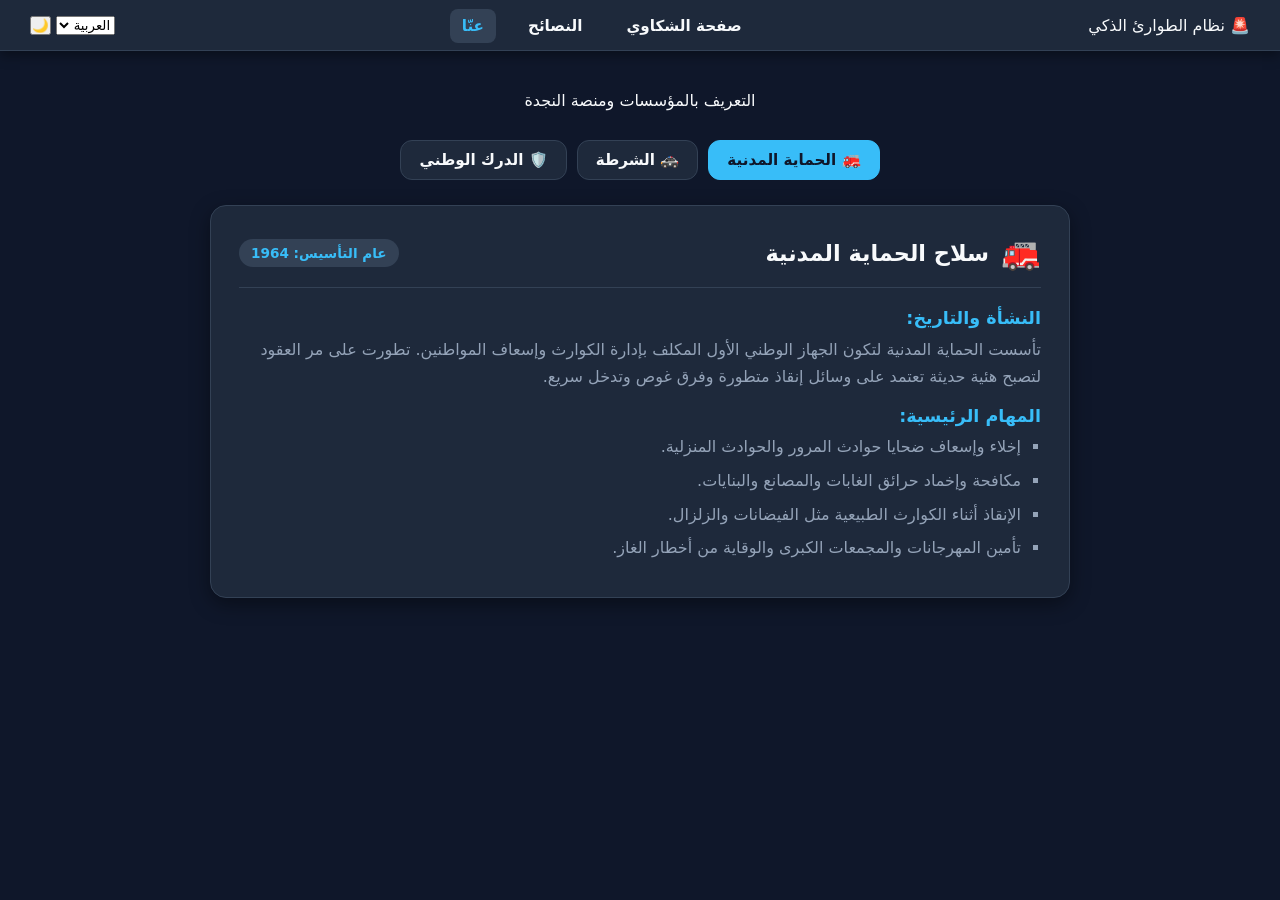
<file: about/about.html>
<!DOCTYPE html>
<html lang="ar" dir="rtl">
<head>
  <meta charset="UTF-8">
  <meta name="viewport" content="width=device-width, initial-scale=1.0">
  <title>عنّا - التعريف بالمؤسسات ومنصة النجدة</title>
  <link rel="stylesheet" href="style.css">
</head>
<body>

  
<header>
    <div class="logo" id="logoText">🚨 نظام الطوارئ الذكي</div>
    <ul class="nav-links">
      <li><a href="/complaints/" id="navComplaints">صفحة الشكاوي</a></li>
      <li><a href="/tips/" id="navTips">النصائح</a></li>
      <li><a href="/about/" class="active" id="navAbout">عنّا</a></li>
    </ul>
    <div class="controls">
      <select id="langSelect" onchange="changeLanguage(this.value)">
        <option value="ar">العربية</option>
        <option value="eng">ENG</option>
        <option value="fra">FRA</option>
      </select>
      <button id="themeToggle" onclick="toggleTheme()">🌙</button>
    </div>
  </header>

  <main class="main-content">
    <div class="page-title">
      <h1>التعريف بالمؤسسات الهامة ومنصة النجدة</h1>
      <p>تعرف على تاريخ، مهام، ونشأة الهيئات القائمة على أمنك وسلامتك</p>
    </div>


    <div class="tabs-nav">
      <button class="tab-btn active" data-tab="protection">🚒 الحماية المدنية</button>
      <button class="tab-btn" data-tab="police">🚓 الشرطة</button>
      <button class="tab-btn" data-tab="gendarmerie">🛡️ الدرك الوطني</button>

    </div>

    
    <div class="tab-content active" id="protection">
  <div class="about-card">
    <div class="card-header">
      <div class="header-title">
        <span class="card-icon">🚒</span>
        <h2 id="protTitle">سلاح الحماية المدنية</h2>
      </div>
      <span class="badge" id="protYear">عام التأسيس: 1964</span>
    </div>
    <div class="card-body">
      <h3 id="protHistoryTitle">النشأة والتاريخ:</h3>
      <p id="protHistoryText">تأسست الحماية المدنية لتكون الجهاز الوطني الأول المكلف بإدارة الكوارث وإسعاف المواطنين. تطورت على مر العقود لتصبح هئية حديثة تعتمد على وسائل إنقاذ متطورة وفرق غوص وتدخل سريع.</p>
      
      <h3 id="protTasksTitle">المهام الرئيسية:</h3>
      <ul>
        <li id="protTask1">إخلاء وإسعاف ضحايا حوادث المرور والحوادث المنزلية.</li>
        <li id="protTask2">مكافحة وإخماد حرائق الغابات والمصانع والبنايات.</li>
        <li id="protTask3">الإنقاذ أثناء الكوارث الطبيعية مثل الفيضانات والزلزال.</li>
        <li id="protTask4">تأمين المهرجانات والمجمعات الكبرى والوقاية من أخطار الغاز.</li>
      </ul>
    </div>
  </div>
</div>


    <div class="tab-content" id="police">
  <div class="about-card">
    <div class="card-header">
      <div class="header-title">
        <span class="card-icon">🚓</span>
        <h2 id="policeTitle">الأمن الوطني (الشرطة)</h2>
      </div>
      <span class="badge" id="policeYear">عام التأسيس: 1962</span>
    </div>
    <div class="card-body">
      <h3 id="policeHistoryTitle">النشأة والتاريخ:</h3>
      <p id="policeHistoryText">تأسست الشرطة الوطنية فور الاستقلال لحفظ النظام العام في الوسط الحضري والمدن. وتضم اليوم وحدات متخصصة كشرطة العمران، مكافحة الجريمة الإلكترونية، وفرق البحث والتدخل.</p>
      
      <h3 id="policeTasksTitle">المهام الرئيسية:</h3>
      <ul>
        <li id="policeTask1">حماية المواطنين والممتلكات العامة والخاصة داخل المدن.</li>
        <li id="policeTask2">مكافحة الجريمة المنظمة، السرقة، والابتزاز الرقمي.</li>
        <li id="policeTask3">تنظيم حركة المرور وتسهيل التنقل داخل المناطق الحضرية.</li>
        <li id="policeTask4">استقبال بلاغات المواطنين والتدخل الفوري عند أي اعتداء.</li>
      </ul>
    </div>
  </div>
</div>


    <div class="tab-content" id="gendarmerie">
      <div class="about-card">
        <div class="card-header">
          <div class="header-title">
            <span class="card-icon">🛡️</span>
            <h2>مؤسسة الدرك الوطني</h2>
          </div>
          <span class="badge">عام التأسيس: 1962</span>
        </div>
        <div class="card-body">
          <h3>النشأة والتاريخ:</h3>
          <p>قوة عمومية ذات طابع عسكري تعمل تحت وصاية وزارة الدفاع الوطني. تغطي نفوذ البلدية والأقاليم الريفية والطرقات الكبرى لتأمين حدوده وأمن المواطن الساكن خارج أطراف المدن.</p>
          
          <h3>المهام الرئيسية:</h3>
          <ul>
            <li>أمن وحراسة الطرقات الوطنية والسريعة وتأمين تنقلات المواطنين.</li>
            <li>مكافحة الجريمة في المناطق شبه الحضرية والريفية.</li>
            <li>التحريات الجنائية المعقدة بفضل المخابر العلمية للدرك.</li>
            <li>المشاركة في حماية الحدود وإدارة أزمات الطوارئ الكبرى.</li>
          </ul>
        </div>
      </div>
    </div>


  </main>

  <script src="script.js"></script>
</body>
</html>
</file>
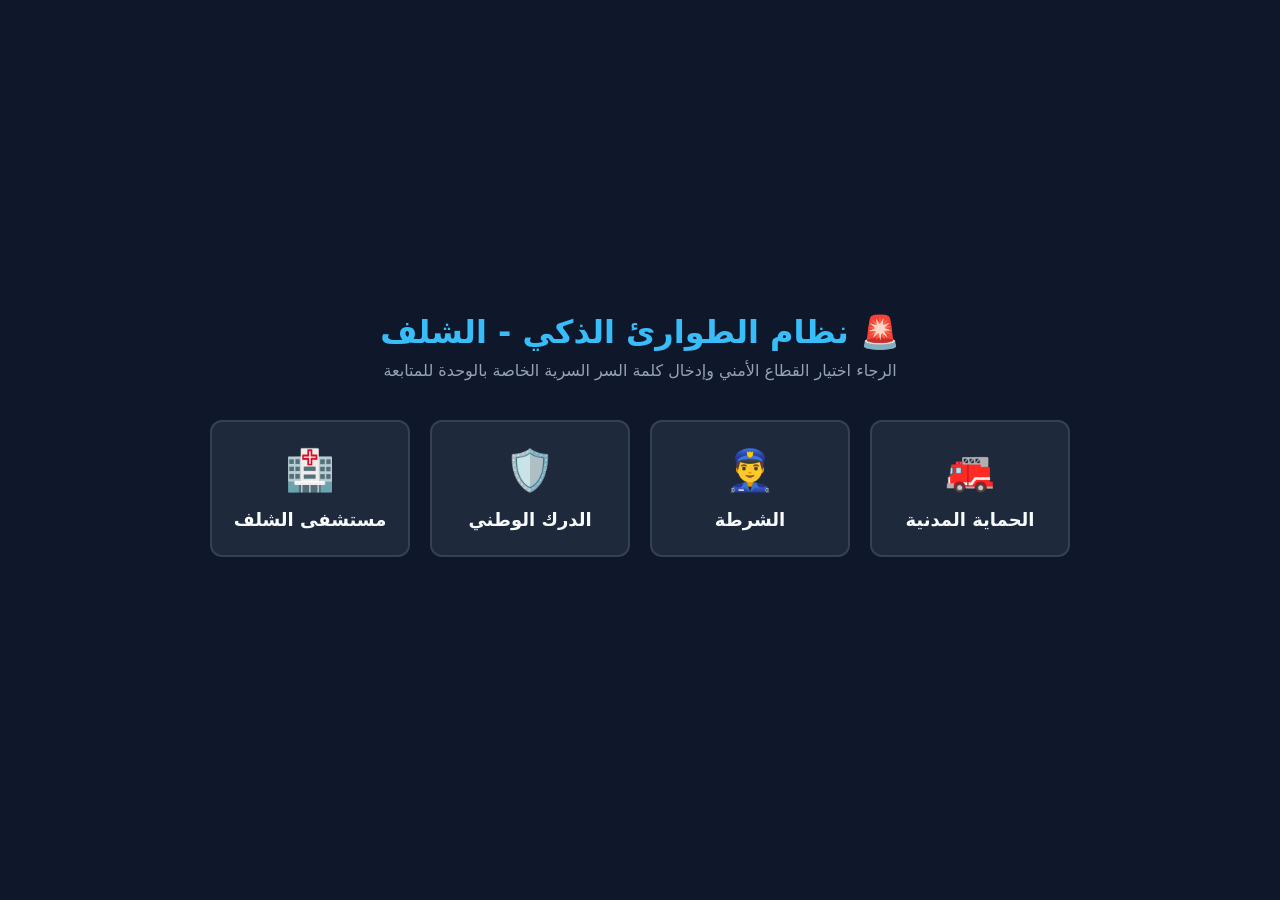
<file: dashboard/login.html>
<!DOCTYPE html>
<html lang="ar" dir="rtl" id="htmlTag">
<head>
    <meta charset="UTF-8">
    <meta name="viewport" content="width=device-width, initial-scale=1.0">
    <title>تسجيل الدخول الأمني - نظام الطوارئ الذكي</title>
    <link rel="stylesheet" href="style.css">
</head>
<body>

    <div class="login-container">
        <h1>🚨 نظام الطوارئ الذكي - الشلف</h1>
        <p class="subtitle">الرجاء اختيار القطاع الأمني وإدخال كلمة السر السرية الخاصة بالوحدة للمتابعة</p>
        
        <div class="sectors-grid">
      
            <div class="sector-card" onclick="openLoginModal('civil', 'الحماية المدنية')">
                <span class="sector-icon">🚒</span>
                <h3>الحماية المدنية</h3>
            </div>

   
            <div class="sector-card" onclick="openLoginModal('police', 'الشرطة')">
                <span class="sector-icon">👮‍♂️</span>
                <h3>الشرطة</h3>
            </div>


            <div class="sector-card" onclick="openLoginModal('gendarmerie', 'الدرك الوطني')">
                <span class="sector-icon">🛡️</span>
                <h3>الدرك الوطني</h3>
            </div>

 
            <div class="sector-card" onclick="openLoginModal('hospital', 'مستشفى الشلف (الإسعاف)')">
                <span class="sector-icon">🏥</span>
                <h3>مستشفى الشلف</h3>
            </div>
        </div>
    </div>

  
    <div class="modal-overlay" id="loginModal">
        <div class="modal-box">
            <h3 id="modalTitle">تسجيل دخول القطاع</h3>
            <p style="font-size: 14px; color: #94a3b8;">أدخل كلمة السر السرية الخاصة بالعناصر المعتمدين في الشلف:</p>
            
      
            <div class="password-wrapper">
                <input type="password" id="sectorPassword" placeholder="أدخل كلمة السر السرية...">
                <span class="toggle-eye" id="toggleEyeBtn" onclick="togglePasswordVisibility()">👁️‍🗨️</span>
            </div>

            <button id="loginBtn" onclick="verifyPassword()">دخول غرفة العمليات</button>
            <div class="error-msg" id="errorMsg">❌ كلمة السر غير صحيحة!</div>
            <div class="lockout-msg" id="lockoutMsg" style="display: none; color: #ef4444; font-weight: bold; margin-top: 10px;"></div>
            
            <button class="close-btn" onclick="closeLoginModal()">إلغاء</button>
        </div>
    </div>

    <script src="script.js"></script>
</body>
</html>
</file>
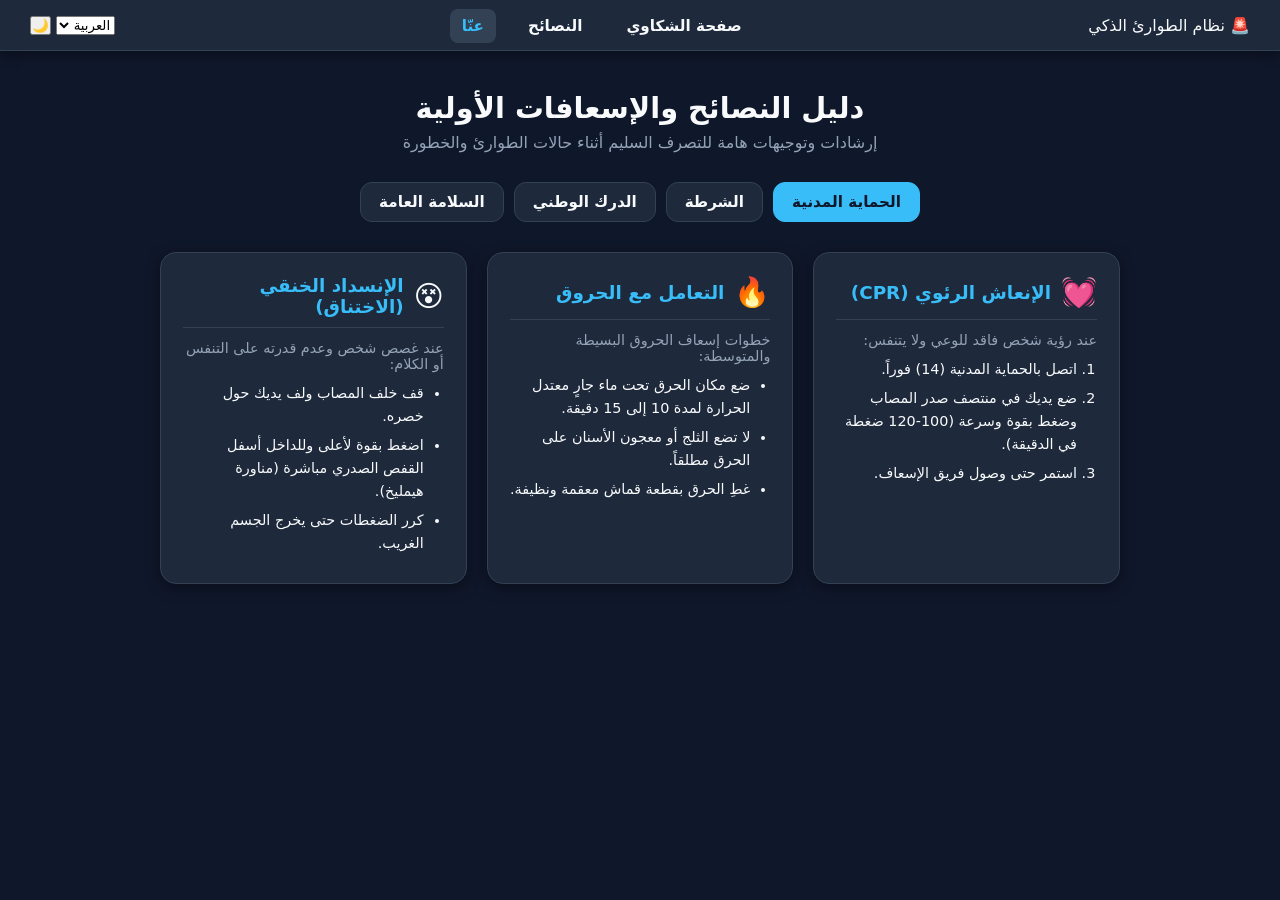
<file: tips/tips.html>
<!DOCTYPE html>
<html lang="ar" dir="rtl">
<head>
  <meta charset="UTF-8">
  <meta name="viewport" content="width=device-width, initial-scale=1.0">
  <title>النصائح والإرشادات - نظام النجدة الذكي</title>
  <link rel="stylesheet" href="style.css">
</head>
<body>

  <header>
    <div class="logo" id="logoText">🚨 نظام الطوارئ الذكي</div>
    <ul class="nav-links">
      <li><a href="/complaints/" id="navComplaints">صفحة الشكاوي</a></li>
      <li><a href="/tips/" id="navTips">النصائح</a></li>
      <li><a href="/about/" class="active" id="navAbout">عنّا</a></li>
    </ul>
    <div class="controls">
      <select id="langSelect" onchange="changeLanguage(this.value)">
        <option value="ar">العربية</option>
        <option value="eng">ENG</option>
        <option value="fra">FRA</option>
      </select>
      <button id="themeToggle" onclick="toggleTheme()">🌙</button>
    </div>
  </header>


  <main class="main-content">
    <div class="page-title">
      <h1>دليل النصائح والإسعافات الأولية</h1>
      <p>إرشادات وتوجيهات هامة للتصرف السليم أثناء حالات الطوارئ والخطورة</p>
    </div>


    <div class="tabs-nav">
      <button class="tab-btn active" data-tab="protection-tips">🚒 الحماية المدنية</button>
      <button class="tab-btn" data-tab="police-tips">🚓 الشرطة</button>
      <button class="tab-btn" data-tab="gendarmerie-tips">🛡️ الدرك الوطني</button>
      <button class="tab-btn" data-tab="general-tips">⚠️ السلامة العامة</button>
    </div>


    <div class="tab-content active" id="protection-tips">
      <div class="tips-grid">
        
        <div class="tip-card">
          <div class="tip-header">
            <span class="tip-icon">💓</span>
            <h3>الإنعاش الرئوي (CPR)</h3>
          </div>
          <p>عند رؤية شخص فاقد للوعي ولا يتنفس:</p>
          <ol>
            <li>اتصل بالحماية المدنية (14) فوراً.</li>
            <li>ضع يديك في منتصف صدر المصاب وضغط بقوة وسرعة (100-120 ضغطة في الدقيقة).</li>
            <li>استمر حتى وصول فريق الإسعاف.</li>
          </ol>
        </div>

        <div class="tip-card">
          <div class="tip-header">
            <span class="tip-icon">🔥</span>
            <h3>التعامل مع الحروق</h3>
          </div>
          <p>خطوات إسعاف الحروق البسيطة والمتوسطة:</p>
          <ul>
            <li>ضع مكان الحرق تحت ماء جارٍ معتدل الحرارة لمدة 10 إلى 15 دقيقة.</li>
            <li>لا تضع الثلج أو معجون الأسنان على الحرق مطلقاً.</li>
            <li>غطِ الحرق بقطعة قماش معقمة ونظيفة.</li>
          </ul>
        </div>

        <div class="tip-card">
          <div class="tip-header">
            <span class="tip-icon">😵</span>
            <h3>الإنسداد الخنقي (الاختناق)</h3>
          </div>
          <p>عند غصص شخص وعدم قدرته على التنفس أو الكلام:</p>
          <ul>
            <li>قف خلف المصاب ولف يديك حول خصره.</li>
            <li>اضغط بقوة لأعلى وللداخل أسفل القفص الصدري مباشرة (مناورة هيمليخ).</li>
            <li>كرر الضغطات حتى يخرج الجسم الغريب.</li>
          </ul>
        </div>

      </div>
    </div>


    <div class="tab-content" id="police-tips">
      <div class="tips-grid">

        <div class="tip-card">
          <div class="tip-header">
            <span class="tip-icon">👜</span>
            <h3>التصرف عند التعرض للسرقة</h3>
          </div>
          <ul>
            <li>حافظ على هدوئك ولا تدخل في مواجهة جسدية مع الجاني إذا كان مسلحاً.</li>
            <li>حاول حفظ ملامح الجاني، ملابسه، اتجاه هروبه، ورقم لوحة السيارة إن وجدت.</li>
            <li>بلغ الشرطة (17) فوراً وقدم موقعك الدقيق عبر تطبيق النجدة.</li>
          </ul>
        </div>

        <div class="tip-card">
          <div class="tip-header">
            <span class="tip-icon">💻</span>
            <h3>مكافحة الابتزاز الإلكتروني</h3>
          </div>
          <ul>
            <li>لا تحذف الرسائل أو المحادثات وسجل أدلة الابتزاز (Screenshots).</li>
            <li>لا تخضع لطلبات المبتز المالية أو الشخصية أبداً.</li>
            <li>توجه لفرقة مكافحة الجريمة الإلكترونية التابعة للشرطة فوراً.</li>
          </ul>
        </div>

      </div>
    </div>


    <div class="tab-content" id="gendarmerie-tips">
      <div class="tips-grid">

        <div class="tip-card alert-border">
          <div class="tip-header">
            <span class="tip-icon">🚨</span>
            <h3>ماذا تفعل عند حالات الخطف؟</h3>
          </div>
          <ul>
            <li><strong>إذا كنت الشاهد:</strong> اتصل بـ (1055) فوراً وسجل نوع ولون السيارة ورقم اللوحة.</li>
            <li><strong>تنبيه الأطفال:</strong> عدم الحديث مع الغرباء أو الركوب في سيارات غير معروفة تحت أي ظرف.</li>
            <li>استخدم خاصية مشاركة الموقع الحي (GPS) المتاحة في المنصة لتسريع وصول التغطية الأمنية.</li>
          </ul>
        </div>

        <div class="tip-card">
          <div class="tip-header">
            <span class="tip-icon">🚗</span>
            <h3>سلامة الطرقات الكبرى</h3>
          </div>
          <ul>
            <li>تجنب السياقة عند الشعور بالتعب أو النعاس وخذ قسطاً من الراحة في محطات الخدمات.</li>
            <li>احفظ مسافة الأمان الكافية وخاصة عند تقلبات الأحوال الجوية والضباب.</li>
            <li>في حال تعطل سيارتك بالطريق السريع، شغل أضواء الخطر وركن السيارة على شريط التوقف الاضطراري.</li>
          </ul>
        </div>

      </div>
    </div>

   
    <div class="tab-content" id="general-tips">
      <div class="tips-grid">

        <div class="tip-card">
          <div class="tip-header">
            <span class="tip-icon">⚡</span>
            <h3>تسرب الغاز والكهرباء</h3>
          </div>
          <ul>
            <li>عند اشتمام رائحة غاز: لا تشعل أي مصباح كهربائي أو ولاعة.</li>
            <li>افتح النوافذ والأبواب فوراً لتهوية المكان واغلق القفل الرئيسي للغاز.</li>
            <li>اخرج من المنزل واتصل برقم الحماية المدنية أو الطوارئ.</li>
          </ul>
        </div>

      </div>
    </div>

  </main>

  <script src="script.js"></script>
</body>
</html>
</file>
<file: about/style.css>
:root {
  --bg-color: #0f172a;
  --card-bg: #1e293b;
  --text-color: #f8fafc;
  --subtext-color: #94a3b8;
  --border-color: #334155;
  --primary: #ef4444;
  --accent: #38bdf8;
  --green: #22c55e;
  --shadow: rgba(0, 0, 0, 0.4);
}

body.light-mode {
  --bg-color: #f1f5f9;
  --card-bg: #ffffff;
  --text-color: #0f172a;
  --subtext-color: #64748b;
  --border-color: #e2e8f0;
  --shadow: rgba(0, 0, 0, 0.08);
}

* {
  box-sizing: border-box;
  margin: 0;
  padding: 0;
  font-family: system-ui, -apple-system, sans-serif;
  transition: background 0.3s, color 0.3s;
}

body {
  background-color: var(--bg-color);
  color: var(--text-color);
  min-height: 100vh;
  display: flex;
  flex-direction: column;
}


header {
  background: var(--card-bg);
  border-bottom: 1px solid var(--border-color);
  padding: 15px 30px;
  display: flex;
  justify-content: space-between;
  align-items: center;
  box-shadow: 0 4px 12px var(--shadow);
  position: sticky;
  top: 0;
  z-index: 100;
}

.nav-links {
  display: flex;
  gap: 20px;
  list-style: none;
  align-items: center;
}

.nav-links a {
  color: var(--text-color);
  text-decoration: none;
  font-weight: 600;
  font-size: 0.95rem;
  padding: 8px 12px;
  border-radius: 8px;
}

.nav-links a:hover,
.nav-links a.active {
  background: var(--border-color);
  color: var(--accent);
}

.nav-links a.staff-btn {
  background: var(--primary);
  color: white;
}

.theme-toggle {
  background: var(--border-color);
  border: none;
  color: var(--text-color);
  padding: 8px 14px;
  border-radius: 20px;
  cursor: pointer;
  font-weight: bold;
}

/* Main Container */
.main-content {
  max-width: 900px;
  margin: 40px auto;
  padding: 0 20px;
  width: 100%;
}

.page-title {
  text-align: center;
  margin-bottom: 30px;
}

.page-title h1 {
  font-size: 1.8rem;
  color: var(--text-color);
  margin-bottom: 8px;
}

.page-title p {
  color: var(--subtext-color);
}

/* Tabs Navigation */
.tabs-nav {
  display: flex;
  gap: 10px;
  justify-content: center;
  flex-wrap: wrap;
  margin-bottom: 25px;
}

.tab-btn {
  background: var(--card-bg);
  border: 1px solid var(--border-color);
  color: var(--text-color);
  padding: 10px 18px;
  border-radius: 12px;
  cursor: pointer;
  font-weight: bold;
  font-size: 0.95rem;
}

.tab-btn:hover {
  border-color: var(--accent);
}

.tab-btn.active {
  background: var(--accent);
  color: #0f172a;
  border-color: var(--accent);
}


.tab-content {
  display: none;
  animation: fadeIn 0.4s ease;
}

.tab-content.active {
  display: block;
}

.about-card {
  background: var(--card-bg);
  border: 1px solid var(--border-color);
  border-radius: 16px;
  padding: 28px;
  box-shadow: 0 6px 20px var(--shadow);
}

.about-card.highlight {
  border: 2px solid var(--accent);
}

.card-header {
  display: flex;
  justify-content: space-between;
  align-items: center;
  border-bottom: 1px solid var(--border-color);
  padding-bottom: 15px;
  margin-bottom: 20px;
  flex-wrap: wrap;
  gap: 10px;
}

.header-title {
  display: flex;
  align-items: center;
  gap: 12px;
}

.card-icon {
  font-size: 2rem;
}

.card-header h2 {
  font-size: 1.4rem;
}

.badge {
  background: var(--border-color);
  color: var(--accent);
  padding: 6px 12px;
  border-radius: 20px;
  font-size: 0.85rem;
  font-weight: bold;
}

.badge-accent {
  background: var(--accent);
  color: #0f172a;
}

.card-body h3 {
  font-size: 1.1rem;
  color: var(--accent);
  margin: 16px 0 8px 0;
}

.card-body p {
  line-height: 1.7;
  color: var(--subtext-color);
}

.card-body ul {
  list-style-type: square;
  padding-right: 20px;
  color: var(--subtext-color);
}

.card-body li {
  margin-bottom: 8px;
  line-height: 1.6;
}

@keyframes fadeIn {
  from { opacity: 0; transform: translateY(10px); }
  to { opacity: 1; transform: translateY(0); }
}
</file>
<file: dashboard/style.css>
:root {
  --bg-color: #0f172a;
  --card-bg: #1e293b;
  --text-color: #f8fafc;
  --subtext-color: #94a3b8;
  --border-color: #334155;
  --primary: #ef4444;
  --accent: #38bdf8;
  --green: #22c55e;
  --shadow: rgba(0, 0, 0, 0.4);
}

body.light-mode {
  --bg-color: #f1f5f9;
  --card-bg: #ffffff;
  --text-color: #0f172a;
  --subtext-color: #64748b;
  --border-color: #e2e8f0;
  --shadow: rgba(0, 0, 0, 0.08);
}

* {
  box-sizing: border-box;
  margin: 0;
  padding: 0;
  font-family: system-ui, -apple-system, sans-serif;
  transition: background 0.3s, color 0.3s;
}

body {
  background-color: var(--bg-color);
  color: var(--text-color);
  height: 100vh;
  display: flex;
  flex-direction: column;
  overflow: hidden;
}

/* Header */
header {
  background: var(--card-bg);
  border-bottom: 1px solid var(--border-color);
  padding: 12px 25px;
  display: flex;
  justify-content: space-between;
  align-items: center;
  z-index: 1000;
}

.nav-links {
  display: flex;
  gap: 15px;
  list-style: none;
  align-items: center;
}

.nav-links a {
  color: var(--text-color);
  text-decoration: none;
  font-weight: 600;
  font-size: 0.9rem;
  padding: 6px 12px;
  border-radius: 8px;
}

.nav-links a:hover,
.nav-links a.active {
  background: var(--border-color);
  color: var(--accent);
}

.nav-links a.staff-btn {
  background: var(--primary);
  color: white;
}

.theme-toggle {
  background: var(--border-color);
  border: none;
  color: var(--text-color);
  padding: 6px 12px;
  border-radius: 20px;
  cursor: pointer;
  font-weight: bold;
}

/* Dashboard Layout */
.dashboard-container {
  display: flex;
  flex: 1;
  height: calc(100vh - 60px);
}

/* Sidebar */
.sidebar {
  width: 360px;
  background: var(--card-bg);
  border-left: 1px solid var(--border-color);
  display: flex;
  flex-direction: column;
}

.sidebar-header {
  padding: 16px;
  border-bottom: 1px solid var(--border-color);
  display: flex;
  justify-content: space-between;
  align-items: center;
}

.sidebar-header h2 {
  font-size: 1.1rem;
}

.live-indicator {
  font-size: 0.75rem;
  background: rgba(239, 68, 68, 0.2);
  color: var(--primary);
  padding: 4px 8px;
  border-radius: 12px;
  font-weight: bold;
}

.alerts-list {
  flex: 1;
  overflow-y: auto;
  padding: 15px;
  display: flex;
  flex-direction: column;
  gap: 12px;
}

.empty-msg {
  text-align: center;
  color: var(--subtext-color);
  font-size: 0.85rem;
  margin-top: 20px;
}

/* Alert Items in Sidebar */
.alert-card {
  background: var(--bg-color);
  border: 1px solid var(--border-color);
  border-radius: 10px;
  padding: 12px;
  cursor: pointer;
  transition: transform 0.2s, border-color 0.2s;
}

.alert-card:hover {
  transform: translateX(-4px);
  border-color: var(--accent);
}

.alert-card.critical {
  border-right: 4px solid var(--primary);
}

.alert-card.medium {
  border-right: 4px solid #f59e0b;
}

.alert-card.low {
  border-right: 4px solid var(--green);
}

.alert-title {
  display: flex;
  justify-content: space-between;
  font-weight: bold;
  font-size: 0.95rem;
  margin-bottom: 4px;
}

.severity-tag {
  font-size: 0.7rem;
  padding: 2px 6px;
  border-radius: 4px;
}

.severity-tag.CRITICAL { background: var(--primary); color: white; }
.severity-tag.MEDIUM { background: #f59e0b; color: black; }
.severity-tag.LOW { background: var(--green); color: white; }

.alert-address {
  font-size: 0.8rem;
  color: var(--subtext-color);
  margin-bottom: 6px;
}

.alert-desc {
  font-size: 0.85rem;
}


.map-container {
  flex: 1;
  height: 100%;
}

#map {
  width: 100%;
  height: 100%;
}

body {
    background-color: #0f172a;
    color: #f8fafc;
    font-family: 'Cairo', sans-serif;
    display: flex;
    justify-content: center;
    align-items: center;
    height: 100vh;
    margin: 0;
}

.login-container {
    width: 100%;
    max-width: 900px;
    padding: 20px;
    text-align: center;
}

h1 {
    margin-bottom: 10px;
    color: #38bdf8;
}

p.subtitle {
    color: #94a3b8;
    margin-bottom: 40px;
}

.sectors-grid {
    display: grid;
    grid-template-columns: repeat(auto-fit, minmax(200px, 1fr));
    gap: 20px;
    margin-bottom: 30px;
}

.sector-card {
    background: #1e293b;
    border: 2px solid #334155;
    border-radius: 12px;
    padding: 25px 15px;
    cursor: pointer;
    transition: all 0.3s ease;
}

.sector-card:hover {
    border-color: #38bdf8;
    transform: translateY(-5px);
    background: #273548;
}

.sector-icon {
    font-size: 40px;
    margin-bottom: 15px;
    display: block;
}

.sector-card h3 {
    margin: 0;
    font-size: 18px;
}

.modal-overlay {
    position: fixed;
    top: 0;
    left: 0;
    width: 100%;
    height: 100%;
    background: rgba(0, 0, 0, 0.7);
    display: none;
    justify-content: center;
    align-items: center;
}

.modal-box {
    background: #1e293b;
    padding: 30px;
    border-radius: 16px;
    width: 100%;
    max-width: 400px;
    border: 1px solid #475569;
    box-shadow: 0 10px 25px rgba(0, 0, 0, 0.5);
}

.modal-box h3 {
    margin-top: 0;
    color: #38bdf8;
}


.password-wrapper {
    position: relative;
    width: 100%;
    margin: 20px 0;
}

.modal-box input {
    width: 100%;
    padding: 12px 40px 12px 12px; 
    background: #0f172a;
    border: 1px solid #475569;
    border-radius: 8px;
    color: #fff;
    font-size: 16px;
    text-align: center;
    box-sizing: border-box;
}

.toggle-eye {
    position: absolute;
    left: 12px;
    top: 50%;
    transform: translateY(-50%);
    cursor: pointer;
    font-size: 18px;
    user-select: none;
}

.modal-box button {
    background: #0ea5e9;
    color: white;
    border: none;
    padding: 12px 20px;
    border-radius: 8px;
    cursor: pointer;
    font-size: 16px;
    width: 100%;
    font-weight: bold;
    transition: background 0.2s;
}

.modal-box button:hover {
    background: #0284c7;
}

.modal-box button:disabled {
    background: #64748b;
    cursor: not-allowed;
}

.close-btn {
    background: transparent !important;
    color: #94a3b8 !important;
    margin-top: 10px;
}

.close-btn:hover {
    color: #fff !important;
}

.error-msg {
    color: #ef4444;
    font-size: 14px;
    margin-top: 10px;
    display: none;
}
</file>
<file: tips/style.css>
:root {
  --bg-color: #0f172a;
  --card-bg: #1e293b;
  --text-color: #f8fafc;
  --subtext-color: #94a3b8;
  --border-color: #334155;
  --primary: #ef4444;
  --accent: #38bdf8;
  --green: #22c55e;
  --shadow: rgba(0, 0, 0, 0.4);
}

body.light-mode {
  --bg-color: #f1f5f9;
  --card-bg: #ffffff;
  --text-color: #0f172a;
  --subtext-color: #64748b;
  --border-color: #e2e8f0;
  --shadow: rgba(0, 0, 0, 0.08);
}

* {
  box-sizing: border-box;
  margin: 0;
  padding: 0;
  font-family: system-ui, -apple-system, sans-serif;
  transition: background 0.3s, color 0.3s;
}

body {
  background-color: var(--bg-color);
  color: var(--text-color);
  min-height: 100vh;
  display: flex;
  flex-direction: column;
}


header {
  background: var(--card-bg);
  border-bottom: 1px solid var(--border-color);
  padding: 15px 30px;
  display: flex;
  justify-content: space-between;
  align-items: center;
  box-shadow: 0 4px 12px var(--shadow);
  position: sticky;
  top: 0;
  z-index: 100;
}

.nav-links {
  display: flex;
  gap: 20px;
  list-style: none;
  align-items: center;
}

.nav-links a {
  color: var(--text-color);
  text-decoration: none;
  font-weight: 600;
  font-size: 0.95rem;
  padding: 8px 12px;
  border-radius: 8px;
}

.nav-links a:hover,
.nav-links a.active {
  background: var(--border-color);
  color: var(--accent);
}

.nav-links a.staff-btn {
  background: var(--primary);
  color: white;
}

.theme-toggle {
  background: var(--border-color);
  border: none;
  color: var(--text-color);
  padding: 8px 14px;
  border-radius: 20px;
  cursor: pointer;
  font-weight: bold;
}


.main-content {
  max-width: 1000px;
  margin: 40px auto;
  padding: 0 20px;
  width: 100%;
}

.page-title {
  text-align: center;
  margin-bottom: 30px;
}

.page-title h1 {
  font-size: 1.8rem;
  color: var(--text-color);
  margin-bottom: 8px;
}

.page-title p {
  color: var(--subtext-color);
}


.tabs-nav {
  display: flex;
  gap: 10px;
  justify-content: center;
  flex-wrap: wrap;
  margin-bottom: 30px;
}

.tab-btn {
  background: var(--card-bg);
  border: 1px solid var(--border-color);
  color: var(--text-color);
  padding: 10px 18px;
  border-radius: 12px;
  cursor: pointer;
  font-weight: bold;
  font-size: 0.95rem;
}

.tab-btn:hover {
  border-color: var(--accent);
}

.tab-btn.active {
  background: var(--accent);
  color: #0f172a;
  border-color: var(--accent);
}


.tab-content {
  display: none;
  animation: fadeIn 0.4s ease;
}

.tab-content.active {
  display: block;
}


.tips-grid {
  display: grid;
  grid-template-columns: repeat(auto-fit, minmax(280px, 1fr));
  gap: 20px;
}

.tip-card {
  background: var(--card-bg);
  border: 1px solid var(--border-color);
  border-radius: 16px;
  padding: 22px;
  box-shadow: 0 4px 15px var(--shadow);
}

.tip-card.alert-border {
  border: 2px solid var(--primary);
}

.tip-header {
  display: flex;
  align-items: center;
  gap: 10px;
  margin-bottom: 12px;
  border-bottom: 1px solid var(--border-color);
  padding-bottom: 10px;
}

.tip-icon {
  font-size: 1.8rem;
}

.tip-header h3 {
  font-size: 1.15rem;
  color: var(--accent);
}

.tip-card p {
  color: var(--subtext-color);
  font-size: 0.9rem;
  margin-bottom: 10px;
}

.tip-card ul, .tip-card ol {
  padding-right: 20px;
  color: var(--text-color);
  font-size: 0.9rem;
  line-height: 1.6;
}

.tip-card li {
  margin-bottom: 6px;
}

@keyframes fadeIn {
  from { opacity: 0; transform: translateY(10px); }
  to { opacity: 1; transform: translateY(0); }
}
</file>
